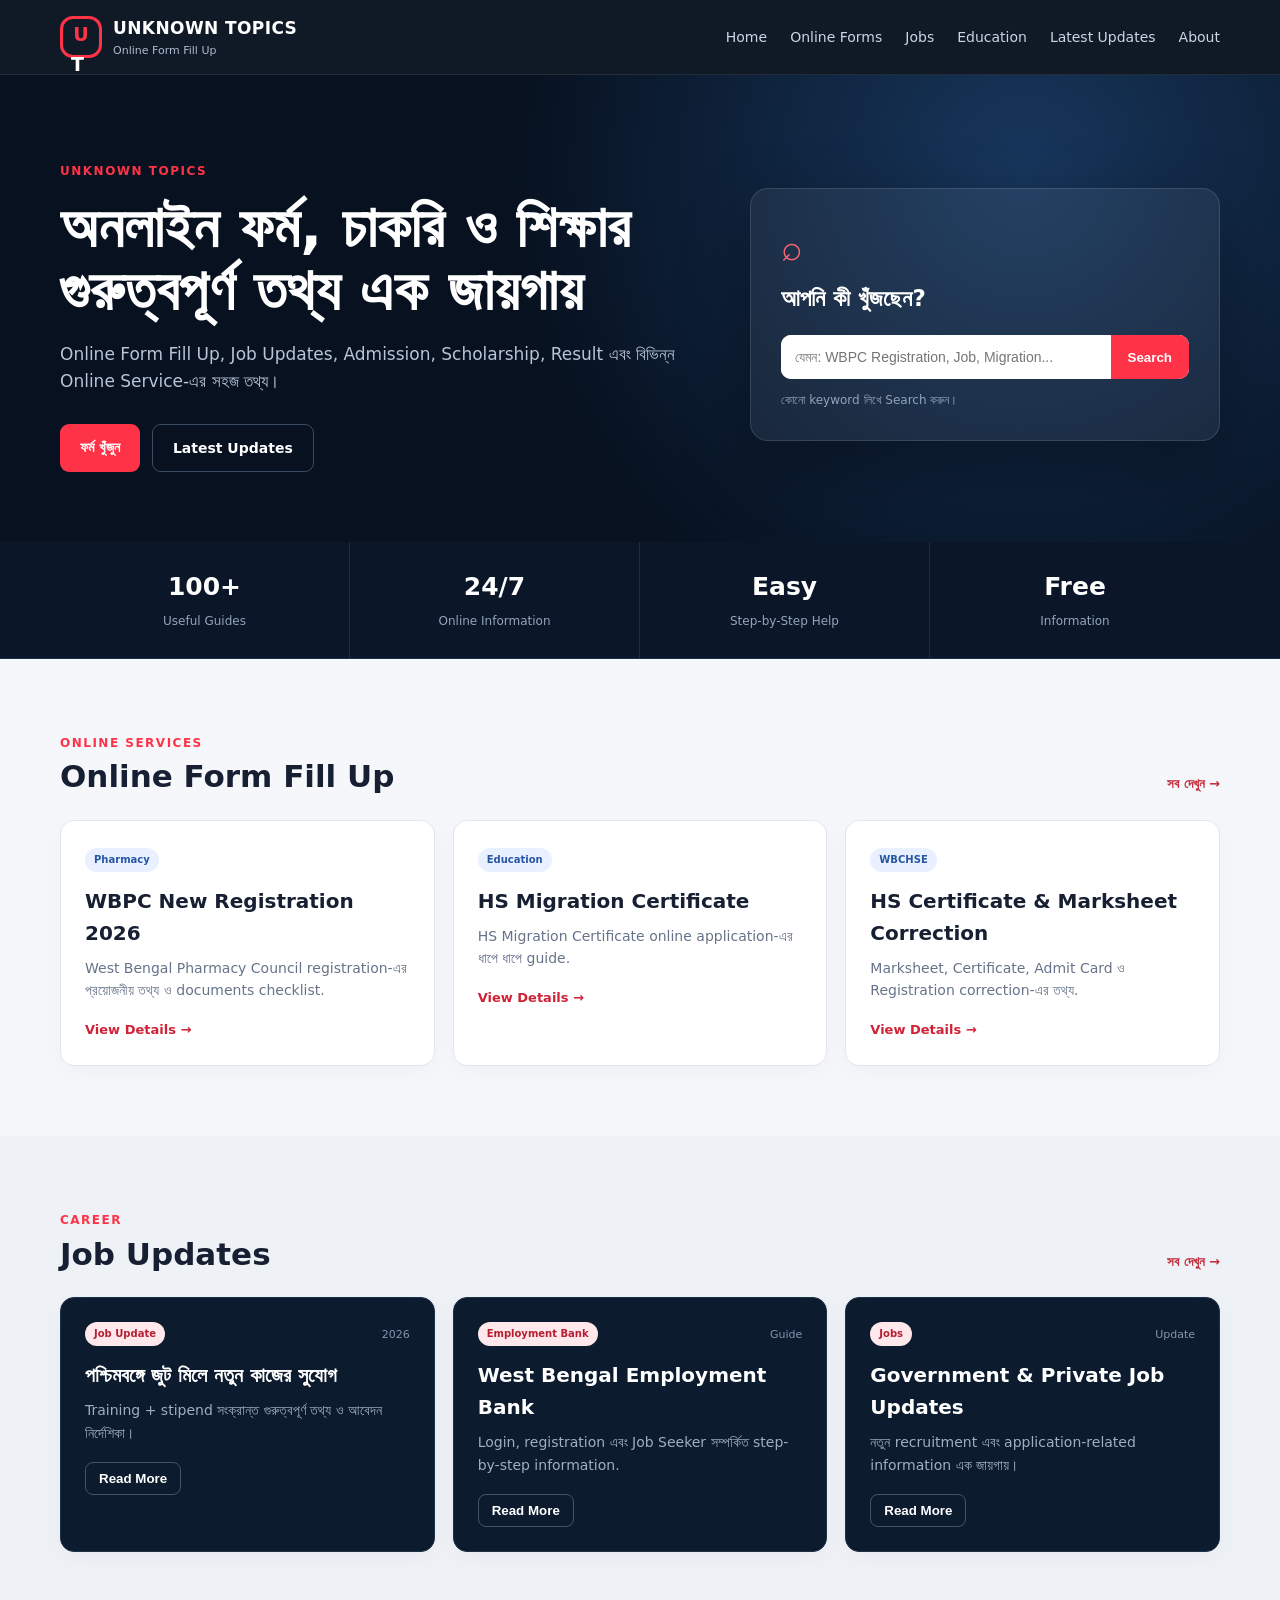
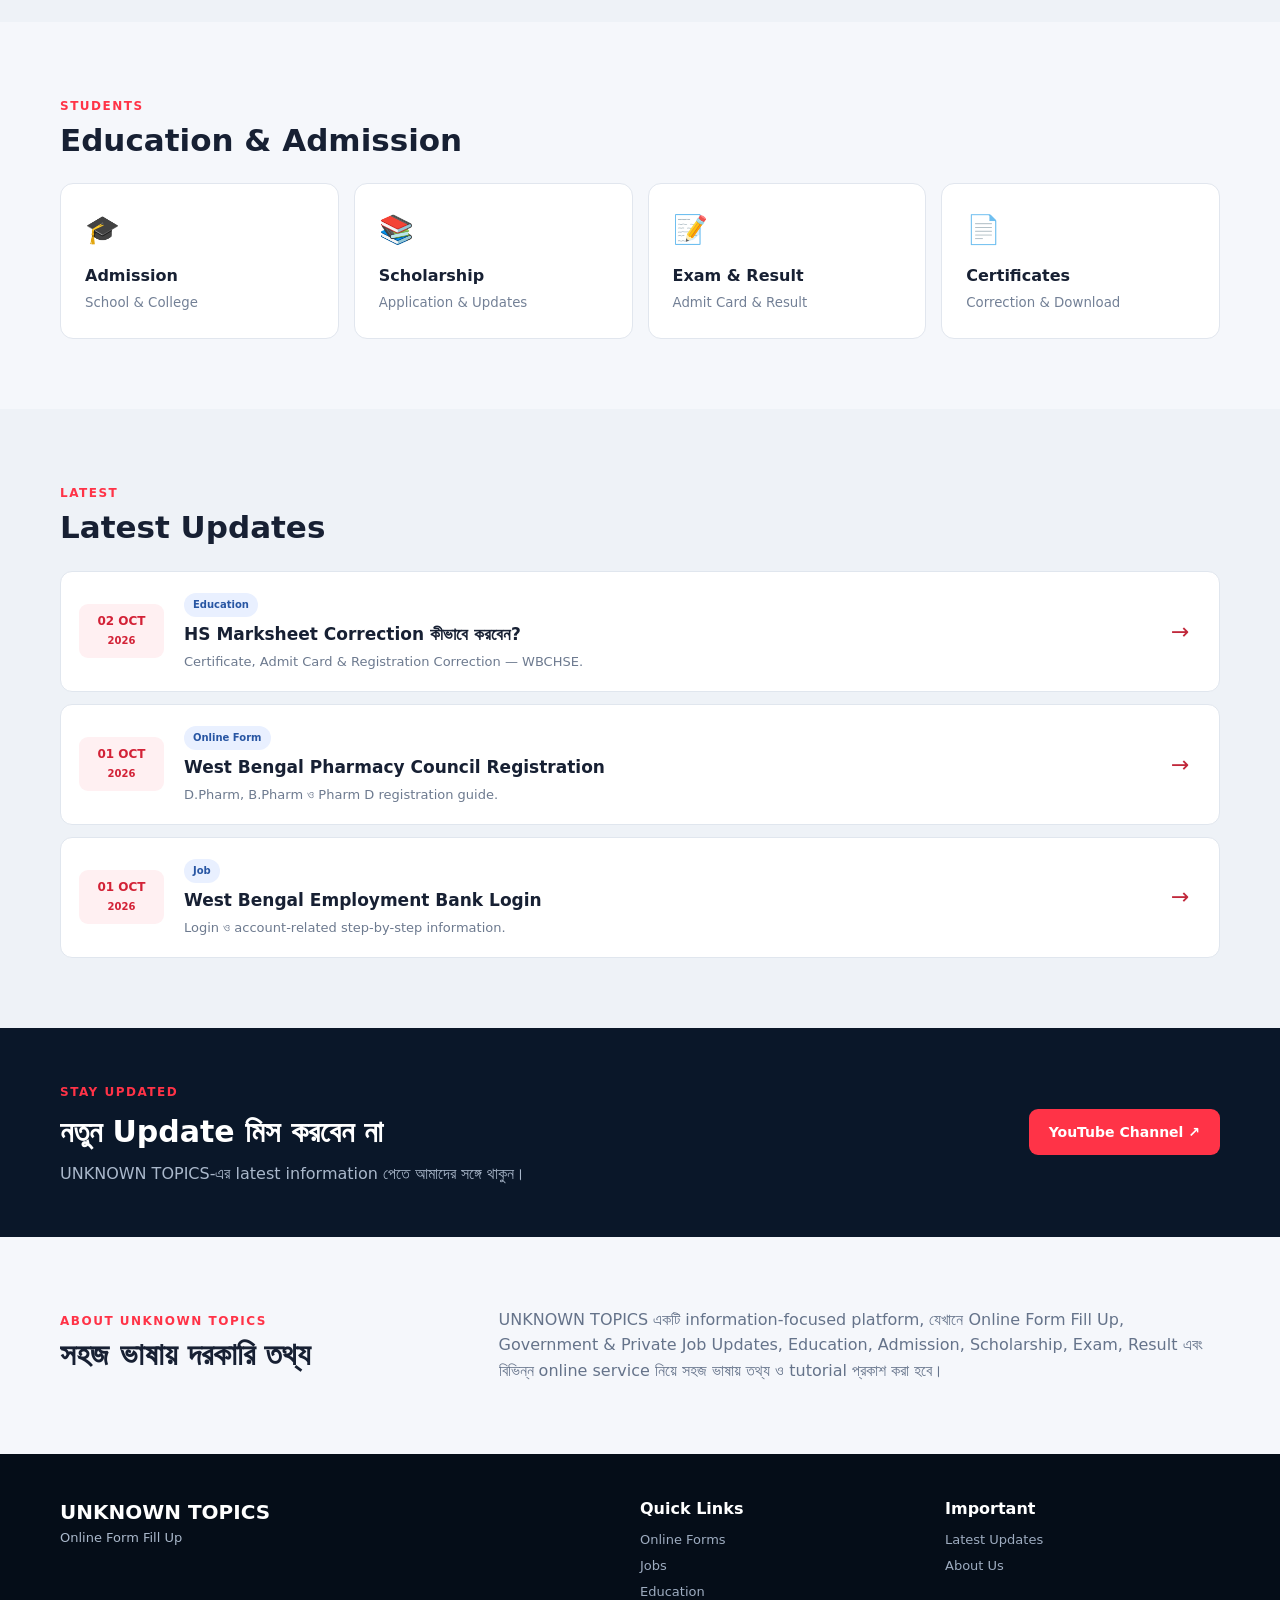
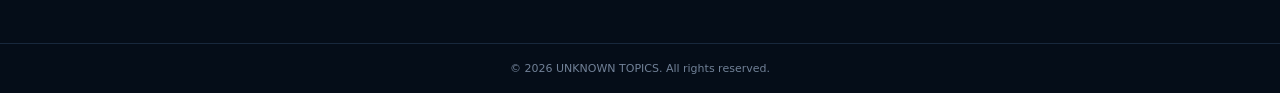
<file: index.html>
<!DOCTYPE html>
<html lang="bn">
<head>
  <meta charset="UTF-8">
  <meta name="viewport" content="width=device-width, initial-scale=1.0">
  <meta name="description" content="UNKNOWN TOPICS - Online Form Fill Up, Job Updates, Education, Admission and Important Online Services.">
  <meta name="theme-color" content="#081426">
  <title>UNKNOWN TOPICS | Online Form Fill Up</title>
  <link rel="stylesheet" href="style.css">
</head>
<body>
  <header class="site-header">
    <div class="container nav-wrap">
      <a href="#home" class="brand">
        <span class="brand-mark">U<span>T</span></span>
        <span><strong>UNKNOWN TOPICS</strong><small>Online Form Fill Up</small></span>
      </a>
      <button class="menu-btn" id="menuBtn" aria-label="Open menu">☰</button>
      <nav id="mainNav">
        <a href="#home">Home</a>
        <a href="#forms">Online Forms</a>
        <a href="#jobs">Jobs</a>
        <a href="#education">Education</a>
        <a href="#updates">Latest Updates</a>
        <a href="#about">About</a>
      </nav>
    </div>
  </header>

  <main id="home">
    <section class="hero">
      <div class="container hero-grid">
        <div>
          <span class="eyebrow">UNKNOWN TOPICS</span>
          <h1>অনলাইন ফর্ম, চাকরি ও শিক্ষার গুরুত্বপূর্ণ তথ্য এক জায়গায়</h1>
          <p>Online Form Fill Up, Job Updates, Admission, Scholarship, Result এবং বিভিন্ন Online Service-এর সহজ তথ্য।</p>
          <div class="hero-actions">
            <a class="btn primary" href="#forms">ফর্ম খুঁজুন</a>
            <a class="btn ghost" href="#updates">Latest Updates</a>
          </div>
        </div>
        <div class="hero-card">
          <div class="search-icon">⌕</div>
          <h3>আপনি কী খুঁজছেন?</h3>
          <div class="search-box">
            <input id="searchInput" type="search" placeholder="যেমন: WBPC Registration, Job, Migration..." autocomplete="off">
            <button id="searchBtn">Search</button>
          </div>
          <div id="searchMessage" class="search-message">কোনো keyword লিখে Search করুন।</div>
        </div>
      </div>
    </section>

    <section class="stats">
      <div class="container stats-grid">
        <div><strong>100+</strong><span>Useful Guides</span></div>
        <div><strong>24/7</strong><span>Online Information</span></div>
        <div><strong>Easy</strong><span>Step-by-Step Help</span></div>
        <div><strong>Free</strong><span>Information</span></div>
      </div>
    </section>

    <section class="section" id="forms">
      <div class="container">
        <div class="section-head">
          <div><span class="eyebrow">ONLINE SERVICES</span><h2>Online Form Fill Up</h2></div>
          <a href="#updates" class="text-link">সব দেখুন →</a>
        </div>
        <div class="card-grid searchable">
          <article class="info-card" data-search="WBPC Pharmacy Registration West Bengal Registration 2026 D Pharm B Pharm Pharm D">
            <span class="tag">Pharmacy</span>
            <h3>WBPC New Registration 2026</h3>
            <p>West Bengal Pharmacy Council registration-এর প্রয়োজনীয় তথ্য ও documents checklist.</p>
            <a href="details.html?id=wbpc" class="card-link">View Details →</a>
          </article>
          <article class="info-card" data-search="HS Migration Certificate Online Application WBCHSE">
            <span class="tag">Education</span>
            <h3>HS Migration Certificate</h3>
            <p>HS Migration Certificate online application-এর ধাপে ধাপে guide.</p>
            <a href="#" class="card-link">View Details →</a>
          </article>
          <article class="info-card" data-search="HS Marksheet Correction Certificate Admit Card Registration WBCHSE 2026">
            <span class="tag">WBCHSE</span>
            <h3>HS Certificate & Marksheet Correction</h3>
            <p>Marksheet, Certificate, Admit Card ও Registration correction-এর তথ্য.</p>
            <a href="#" class="card-link">View Details →</a>
          </article>
        </div>
      </div>
    </section>

    <section class="section alt" id="jobs">
      <div class="container">
        <div class="section-head">
          <div><span class="eyebrow">CAREER</span><h2>Job Updates</h2></div>
          <a href="#updates" class="text-link">সব দেখুন →</a>
        </div>
        <div class="card-grid searchable">
          <article class="job-card" data-search="Jute Mill Training Stipend West Bengal Job 2026">
            <div class="job-top"><span class="tag red">Job Update</span><span>2026</span></div>
            <h3>পশ্চিমবঙ্গে জুট মিলে নতুন কাজের সুযোগ</h3>
            <p>Training + stipend সংক্রান্ত গুরুত্বপূর্ণ তথ্য ও আবেদন নির্দেশিকা।</p>
            <button class="outline-btn">Read More</button>
          </article>
          <article class="job-card" data-search="Employment Bank Job Seeker West Bengal">
            <div class="job-top"><span class="tag red">Employment Bank</span><span>Guide</span></div>
            <h3>West Bengal Employment Bank</h3>
            <p>Login, registration এবং Job Seeker সম্পর্কিত step-by-step information.</p>
            <button class="outline-btn">Read More</button>
          </article>
          <article class="job-card" data-search="Government Private Job Update West Bengal">
            <div class="job-top"><span class="tag red">Jobs</span><span>Update</span></div>
            <h3>Government & Private Job Updates</h3>
            <p>নতুন recruitment এবং application-related information এক জায়গায়।</p>
            <button class="outline-btn">Read More</button>
          </article>
        </div>
      </div>
    </section>

    <section class="section" id="education">
      <div class="container">
        <div class="section-head">
          <div><span class="eyebrow">STUDENTS</span><h2>Education & Admission</h2></div>
        </div>
        <div class="category-grid">
          <a class="category" href="#"><span>🎓</span><b>Admission</b><small>School & College</small></a>
          <a class="category" href="#"><span>📚</span><b>Scholarship</b><small>Application & Updates</small></a>
          <a class="category" href="#"><span>📝</span><b>Exam & Result</b><small>Admit Card & Result</small></a>
          <a class="category" href="#"><span>📄</span><b>Certificates</b><small>Correction & Download</small></a>
        </div>
      </div>
    </section>

    <section class="section alt" id="updates">
      <div class="container">
        <div class="section-head">
          <div><span class="eyebrow">LATEST</span><h2>Latest Updates</h2></div>
        </div> 

        <!-- Elfsight YouTube Gallery | Untitled YouTube Gallery -->
        <script src="https://elfsightcdn.com/platform.js" async></script>
        <div class="elfsight-app-99a7aa64-7f0d-4953-8242-cbd2457c2acc" data-elfsight-app-lazy></div>

        <div id="updateList" class="update-list">
          <article class="update-item" data-search="HS Marksheet Correction WBCHSE 2026">
            <span class="date">02 OCT<br><b>2026</b></span>
            <div><span class="tag">Education</span><h3>HS Marksheet Correction কীভাবে করবেন?</h3><p>Certificate, Admit Card & Registration Correction — WBCHSE.</p></div>
            <span class="arrow">→</span>
          </article>
          <article class="update-item" data-search="WBPC Pharmacy Registration 2026">
            <span class="date">01 OCT<br><b>2026</b></span>
            <div><span class="tag">Online Form</span><h3>West Bengal Pharmacy Council Registration</h3><p>D.Pharm, B.Pharm ও Pharm D registration guide.</p></div>
            <span class="arrow">→</span>
          </article>
          <article class="update-item" data-search="Employment Bank West Bengal Login">
            <span class="date">01 OCT<br><b>2026</b></span>
            <div><span class="tag">Job</span><h3>West Bengal Employment Bank Login</h3><p>Login ও account-related step-by-step information.</p></div>
            <span class="arrow">→</span>
          </article>
        </div>
      </div>
    </section>

    <section class="cta">
      <div class="container cta-inner">
        <div><span class="eyebrow">STAY UPDATED</span><h2>নতুন Update মিস করবেন না</h2><p>UNKNOWN TOPICS-এর latest information পেতে আমাদের সঙ্গে থাকুন।</p></div>
        <a class="btn primary" href="https://www.youtube.com/@UnknownTopics" target="_blank" rel="noopener">YouTube Channel ↗</a>
      </div>
    </section>

    <section class="section" id="about">
      <div class="container about">
        <div><span class="eyebrow">ABOUT UNKNOWN TOPICS</span><h2>সহজ ভাষায় দরকারি তথ্য</h2></div>
        <p>UNKNOWN TOPICS একটি information-focused platform, যেখানে Online Form Fill Up, Government & Private Job Updates, Education, Admission, Scholarship, Exam, Result এবং বিভিন্ন online service নিয়ে সহজ ভাষায় তথ্য ও tutorial প্রকাশ করা হবে।</p>
      </div>
    </section>
  </main>

  <footer>
    <div class="container footer-grid">
      <div><div class="footer-brand">UNKNOWN TOPICS</div><p>Online Form Fill Up</p></div>
      <div><b>Quick Links</b><a href="#forms">Online Forms</a><a href="#jobs">Jobs</a><a href="#education">Education</a></div>
      <div><b>Important</b><a href="#updates">Latest Updates</a><a href="#about">About Us</a></div>
    </div>
    <div class="copyright">© 2026 UNKNOWN TOPICS. All rights reserved.</div>
  </footer>

  <script src="script.js"></script>
    <!-- Blogger Auto Fetch Code -->
  <script>
    const blogUrl = "https://unknowntopics1.blogspot.com/feeds/posts/default?alt=json&max-results=3";

    fetch(blogUrl)
      .then(response => response.json())
      .then(data => {
        const updateList = document.getElementById('updateList');
        updateList.innerHTML = ''; // আগের ডেমো লেখাগুলো মুছে ফেলবে
        
        const entries = data.feed.entry;
        if (entries && entries.length > 0) {
          entries.forEach(entry => {
            const title = entry.title.$t;
            let link = "#";
            for (let i = 0; i < entry.link.length; i++) {
              if (entry.link[i].rel === 'alternate') {
                link = entry.link[i].href;
                break;
              }
            }
            
            // তারিখ বের করার নিয়ম
            const pubDate = new Date(entry.published.$t);
            const dateStr = pubDate.toLocaleDateString('en-GB', { day: '2-digit', month: 'short' }).toUpperCase();
            const yearStr = pubDate.getFullYear();

            // নতুন কার্ড তৈরি করা
            const article = document.createElement('article');
            article.className = 'update-item';
            article.style.cursor = 'pointer';
            article.onclick = () => window.open(link, '_blank');
            article.innerHTML = `
              <span class="date">${dateStr}<br><b>${yearStr}</b></span>
              <div>
                <span class="tag">Blog Update</span>
                <h3>${title}</h3>
              </div>
              <span class="arrow" style="color: #ff0000;">→</span>
            `;
            
            updateList.appendChild(article);
          });
        }
      })
      .catch(error => console.error('Error fetching blog:', error));
  </script>

</body>
</html>
</file>
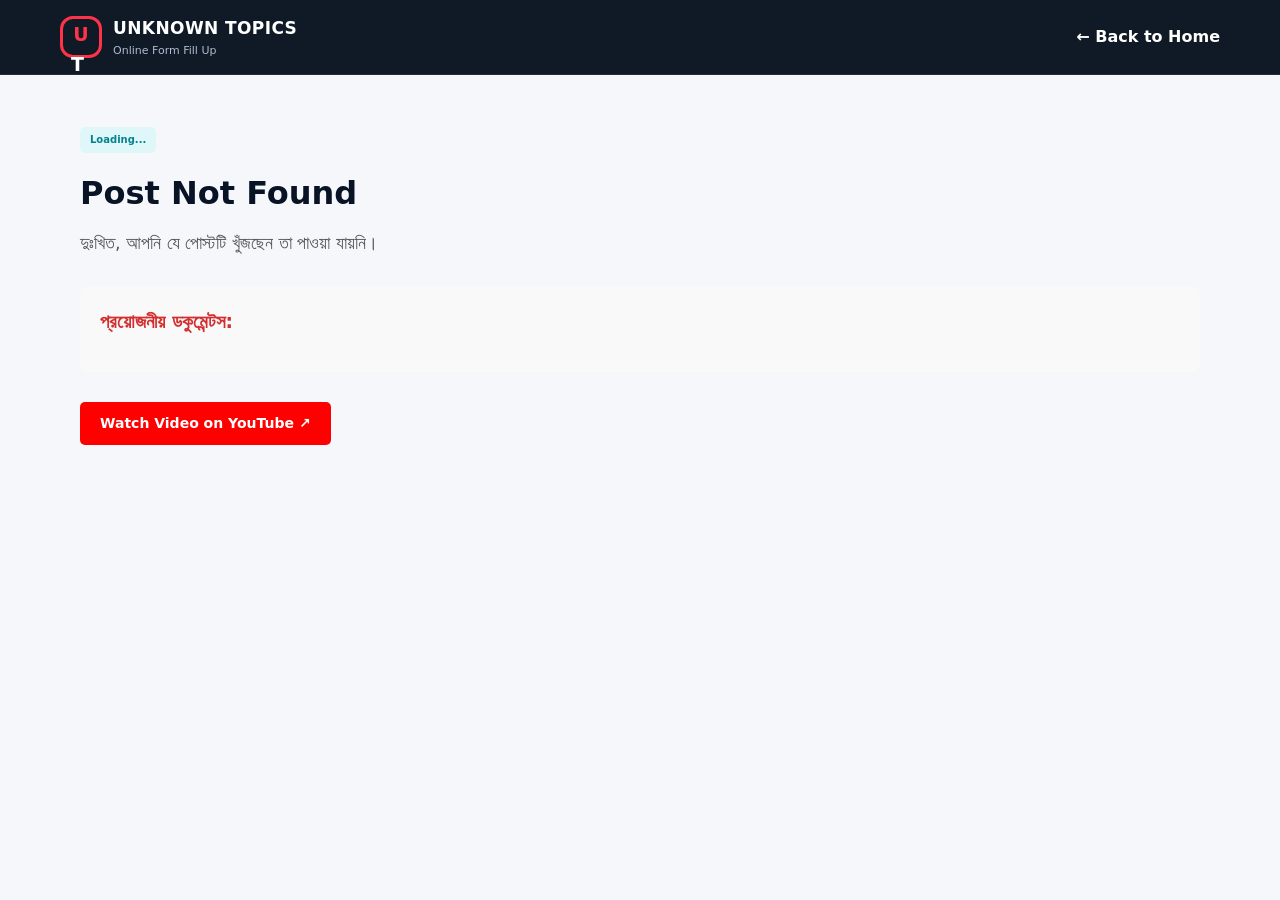
<file: details.html>
<!DOCTYPE html>
<html lang="bn">
<head>
  <meta charset="UTF-8">
  <meta name="viewport" content="width=device-width, initial-scale=1.0">
  <title>Post Details | UNKNOWN TOPICS</title>
  <link rel="stylesheet" href="style.css">
</head>
<body>
  <header class="site-header">
    <div class="container nav-wrap">
      <a href="index.html" class="brand">
        <span class="brand-mark">U<span>T</span></span>
        <span><strong>UNKNOWN TOPICS</strong><small>Online Form Fill Up</small></span>
      </a>
      <a href="index.html" style="color: white; text-decoration: none; font-weight: bold;">← Back to Home</a>
    </div>
  </header>

  <main class="container" style="padding: 50px 20px; min-height: 60vh;">
    <span id="post-tag" class="tag" style="background: #e0f7fa; color: #00838f; padding: 5px 10px; border-radius: 5px; font-weight: bold;">Loading...</span>
    <h1 id="post-title" style="margin-top: 15px; margin-bottom: 10px; font-size: 2em; color: #081426;">Loading Title...</h1>
    <p id="post-desc" style="margin-bottom: 30px; font-size: 1.1em; color: #555;">Loading description...</p>

    <div style="background-color: #f9f9f9; padding: 20px; border-radius: 8px; margin-bottom: 30px;">
      <h3 style="margin-bottom: 15px; color: #d32f2f;">প্রয়োজনীয় ডকুমেন্টস:</h3>
      <ul id="post-docs" style="line-height: 1.8; margin-left: 20px; color: #333;">
        <!-- ডকুমেন্টস অটোমেটিক এখানে চলে আসবে -->
      </ul>
    </div>

    <div style="margin-top: 30px;">
      <a id="post-video" href="#" class="btn primary" target="_blank" style="background: #ff0000; color: white; padding: 10px 20px; text-decoration: none; border-radius: 5px;">Watch Video on YouTube ↗</a>
    </div>
  </main>

  <script src="data.js"></script>
  <script>
    const urlParams = new URLSearchParams(window.location.search);
    const postId = urlParams.get('id');

    if (postId && postData[postId]) {
        const post = postData[postId];
        document.getElementById('post-title').innerText = post.title;
        document.getElementById('post-tag').innerText = post.tag;
        document.getElementById('post-desc').innerText = post.description;
        document.getElementById('post-video').href = post.videoLink;
        
        const docsList = document.getElementById('post-docs');
        post.documents.forEach(doc => {
            let li = document.createElement('li');
            li.innerText = doc;
            docsList.appendChild(li);
        });
    } else {
        document.getElementById('post-title').innerText = "Post Not Found";
        document.getElementById('post-desc').innerText = "দুঃখিত, আপনি যে পোস্টটি খুঁজছেন তা পাওয়া যায়নি।";
    }
  </script>
</body>
</html>
</file>
<file: style.css>
*{box-sizing:border-box;margin:0;padding:0} :root{--bg:#07111f;--panel:#0d1b2e;--text:#f5f8ff;--muted:#a9b7ca;--accent:#ff3347;--max:1160px} html{scroll-behavior:smooth} body{font-family:system-ui,-apple-system,BlinkMacSystemFont,"Segoe UI","Noto Sans Bengali",sans-serif;background:#f5f7fb;color:#172033;line-height:1.6}.container{width:min(var(--max),92%);margin:auto}.site-header{position:sticky;top:0;z-index:50;background:rgba(7,17,31,.96);backdrop-filter:blur(14px);border-bottom:1px solid rgba(255,255,255,.08)}.nav-wrap{min-height:74px;display:flex;align-items:center;justify-content:space-between;gap:25px}.brand{display:flex;align-items:center;gap:11px;color:#fff;text-decoration:none}.brand strong{display:block;font-size:17px;letter-spacing:.4px}.brand small{display:block;color:#aebbd0;font-size:11px}.brand-mark{width:42px;height:42px;border:3px solid var(--accent);border-radius:13px;display:grid;place-items:center;font-weight:900;font-size:19px;color:var(--accent)}.brand-mark span{color:#fff;margin-left:-7px}nav{display:flex;gap:23px}nav a{color:#cbd6e5;text-decoration:none;font-size:14px}nav a:hover{color:#fff}.menu-btn{display:none;background:none;border:0;color:#fff;font-size:27px}.hero{background:radial-gradient(circle at 80% 20%,#17365c 0,#07111f 48%);color:#fff;padding:82px 0 70px}.hero-grid{display:grid;grid-template-columns:1.15fr .85fr;gap:55px;align-items:center}.eyebrow{color:var(--accent);font-weight:800;letter-spacing:1.5px;font-size:12px}.hero h1{font-size:clamp(34px,5vw,58px);line-height:1.1;margin:13px 0 18px;max-width:720px}.hero p{color:#b7c5d8;max-width:650px;font-size:17px}.hero-actions{display:flex;gap:12px;margin-top:28px}.btn{display:inline-block;text-decoration:none;padding:12px 20px;border-radius:9px;font-weight:750;font-size:14px}.primary{background:var(--accent);color:#fff}.ghost{border:1px solid #3a4c63;color:#fff}.hero-card{background:rgba(255,255,255,.06);border:1px solid rgba(255,255,255,.12);padding:30px;border-radius:18px;box-shadow:0 25px 70px #0005}.search-icon{font-size:36px;color:#ff6474}.hero-card h3{font-size:23px;margin:4px 0 18px}.search-box{display:flex;background:#fff;border-radius:10px;overflow:hidden}.search-box input{flex:1;border:0;padding:14px;font-size:14px;outline:0;min-width:0}.search-box button{border:0;background:var(--accent);color:#fff;padding:0 17px;font-weight:700}.search-message{font-size:12px;color:#91a4bc;margin-top:12px}.stats{background:#0b1728;color:#fff;border-bottom:1px solid #1d3047}.stats-grid{display:grid;grid-template-columns:repeat(4,1fr)}.stats-grid div{padding:25px;border-right:1px solid #1c2c42;text-align:center}.stats-grid div:last-child{border:0}.stats-grid strong{display:block;font-size:25px}.stats-grid span{font-size:12px;color:#93a5bb}.section{padding:70px 0}.section.alt{background:#eef2f7}.section-head{display:flex;align-items:end;justify-content:space-between;margin-bottom:25px}.section h2{font-size:31px;line-height:1.15;margin-top:5px}.text-link{color:#c22b3a;text-decoration:none;font-weight:700;font-size:13px}.card-grid{display:grid;grid-template-columns:repeat(3,1fr);gap:18px}.info-card,.job-card{background:#fff;border:1px solid #e1e6ee;border-radius:14px;padding:24px;box-shadow:0 7px 25px #10233b08}.info-card h3,.job-card h3{font-size:20px;margin:13px 0 8px}.info-card p,.job-card p{color:#66738a;font-size:14px}.tag{display:inline-block;background:#e9f0ff;color:#2856a3;padding:4px 9px;border-radius:999px;font-size:10px;font-weight:800}.tag.red{background:#ffe8eb;color:#b51e31}.card-link{display:inline-block;margin-top:18px;color:#d02236;font-weight:750;text-decoration:none;font-size:13px}.job-card{background:var(--panel);color:#fff;border-color:#1d3149}.job-card p{color:#9eafc3}.job-top{display:flex;justify-content:space-between;align-items:center;color:#8397b0;font-size:11px}.outline-btn{margin-top:18px;background:transparent;border:1px solid #41556e;color:#fff;border-radius:8px;padding:8px 13px;font-weight:700}.category-grid{display:grid;grid-template-columns:repeat(4,1fr);gap:15px}.category{background:#fff;border:1px solid #e1e6ee;border-radius:13px;padding:24px;text-decoration:none;color:#172033;transition:.2s}.category:hover{transform:translateY(-3px);box-shadow:0 12px 30px #17203312}.category span{font-size:28px;display:block;margin-bottom:10px}.category b{display:block}.category small{color:#738096}.update-list{display:grid;gap:12px}.update-item{display:grid;grid-template-columns:85px 1fr 30px;gap:20px;align-items:center;background:#fff;border:1px solid #e0e6ee;padding:18px;border-radius:12px}.date{font-size:12px;color:#d32237;font-weight:800;text-align:center;background:#fff0f2;border-radius:9px;padding:8px}.date b{font-size:10px}.update-item h3{font-size:17px;margin:4px 0}.update-item p{font-size:13px;color:#6d7a8f}.arrow{font-size:22px;color:#c1283b}.cta{background:#0a1729;color:#fff;padding:50px 0}.cta-inner{display:flex;justify-content:space-between;align-items:center;gap:30px}.cta h2{font-size:30px;margin:5px 0}.cta p{color:#aab8cb}.about{display:grid;grid-template-columns:.7fr 1.3fr;gap:50px}.about p{color:#65738a;font-size:16px}footer{background:#050d18;color:#aab8cb;padding:42px 0 0}.footer-grid{display:grid;grid-template-columns:2fr 1fr 1fr;gap:30px;padding-bottom:35px}.footer-brand{color:#fff;font-weight:900;font-size:20px}.footer-grid p{font-size:13px}.footer-grid b{display:block;color:#fff;margin-bottom:9px}.footer-grid a{display:block;color:#9eacc0;text-decoration:none;font-size:13px;margin:5px 0}.copyright{text-align:center;border-top:1px solid #18283c;padding:16px;font-size:11px;color:#718197}.hidden{display:none!important}@media(max-width:850px){nav{position:absolute;left:4%;right:4%;top:68px;background:#0a1729;border:1px solid #1b2e45;border-radius:12px;padding:13px;display:none;flex-direction:column;gap:0;box-shadow:0 20px 50px #0008}nav.open{display:flex}nav a{padding:11px}.menu-btn{display:block}.hero-grid{grid-template-columns:1fr}.hero{padding:58px 0}.stats-grid{grid-template-columns:repeat(2,1fr)}.stats-grid div:nth-child(2){border-right:0}.card-grid{grid-template-columns:1fr}.category-grid{grid-template-columns:repeat(2,1fr)}.about{grid-template-columns:1fr;gap:15px}.cta-inner{flex-direction:column;align-items:flex-start}.footer-grid{grid-template-columns:1fr 1fr}}@media(max-width:520px){.hero h1{font-size:36px}.hero p{font-size:15px}.section{padding:52px 0}.section h2{font-size:27px}.category-grid{grid-template-columns:1fr 1fr}.update-item{grid-template-columns:62px 1fr}.update-item .arrow{display:none}.search-box{flex-direction:column;background:transparent;gap:8px}.search-box input,.search-box button{height:45px;border-radius:8px}.search-box button{padding:0}.footer-grid{grid-template-columns:1fr}.hero-card{padding:22px}}
</file>
